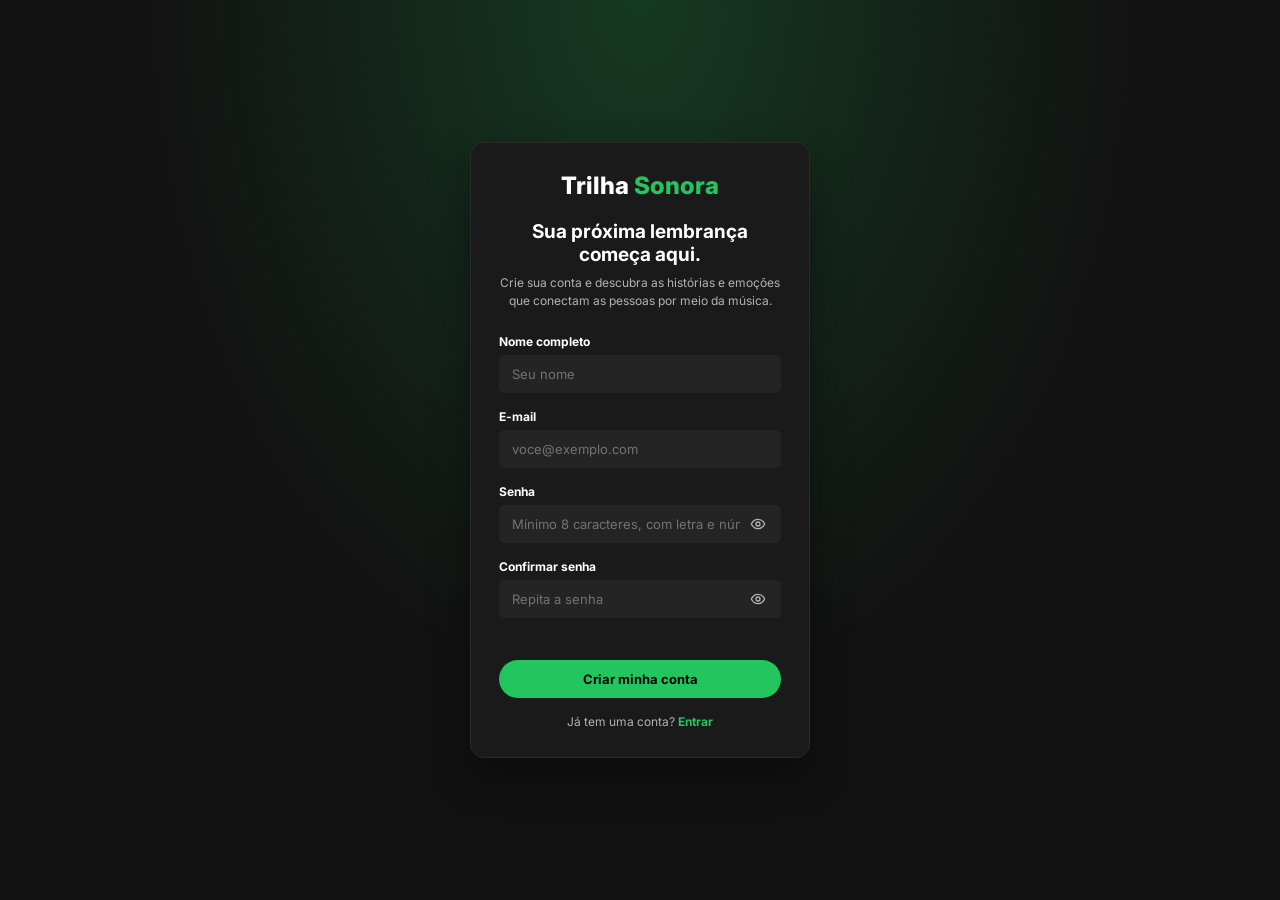
<file: public/cadastro.html>
<!DOCTYPE html>
<html lang="pt-BR">

<head>
    <meta charset="UTF-8">
    <meta name="viewport" content="width=device-width, initial-scale=1.0">
    <title>Criar conta - Trilha Sonora</title>

    <link href="https://fonts.googleapis.com/css2?family=Inter:wght@400;500;600;700;800&display=swap" rel="stylesheet">

    <style>
        * {
            box-sizing: border-box;
            margin: 0;
            padding: 0;
        }

        body {
            font-family: 'Inter', Arial, sans-serif;
            color: #fff;
            min-height: 100vh;
            display: flex;
            align-items: center;
            justify-content: center;
            padding: 24px;
            background: radial-gradient(ellipse at top, rgba(34, 197, 94, 0.22), transparent 55%), #121212;
        }

        .card {
            width: 100%;
            max-width: 340px;
            background: #1a1a1a;
            border: 1px solid #2a2a2a;
            border-radius: 14px;
            padding: 28px;
            box-shadow: 0 20px 40px rgba(0, 0, 0, 0.4);
        }

        .logo {
            display: block;
            text-align: center;
            font-size: 24px;
            font-weight: 800;
            color: #fff;
            text-decoration: none;
            margin-bottom: 20px;
        }

        .logo span {
            color: #22c55e;
        }

        h1 {
            font-size: 19px;
            text-align: center;
            margin-bottom: 8px;
        }

        .sub {
            font-size: 12px;
            color: #b3b3b3;
            text-align: center;
            line-height: 1.5;
            margin-bottom: 24px;
        }

        label {
            display: block;
            font-size: 12px;
            font-weight: 700;
            margin-bottom: 6px;
        }

        .campo {
            position: relative;
            margin-bottom: 16px;
        }

        input[type="text"],
        input[type="password"] {
            width: 100%;
            height: 38px;
            background: #242424;
            border: 1px solid transparent;
            border-radius: 6px;
            padding: 0 40px 0 12px;
            color: #fff;
            font-family: inherit;
            font-size: 13px;
            outline: none;
        }

        input::placeholder {
            color: #737373;
        }

        input:focus {
            border-color: #22c55e;
        }

        .olho {
            position: absolute;
            right: 8px;
            top: 4px;
            width: 30px;
            height: 30px;
            background: none;
            border: none;
            cursor: pointer;
            color: #b3b3b3;
            display: flex;
            align-items: center;
            justify-content: center;
        }

        a {
            color: #22c55e;
            font-weight: 700;
            text-decoration: none;
        }

        a:hover {
            text-decoration: underline;
        }

        .btn {
            width: 100%;
            height: 38px;
            background: #22c55e;
            color: #000;
            border: none;
            border-radius: 999px;
            font-family: inherit;
            font-size: 13px;
            font-weight: 700;
            cursor: pointer;
        }

        .btn:hover {
            background: #4ade80;
        }

        #div_msg {
            font-size: 12px;
            text-align: center;
            min-height: 16px;
            margin-bottom: 10px;
        }

        .rodape {
            font-size: 12px;
            color: #b3b3b3;
            text-align: center;
            margin-top: 16px;
        }
    </style>
</head>

<body>

    <div class="card">
        <a href="index.html" class="logo">Trilha <span>Sonora</span></a>

        <h1>Sua próxima lembrança começa aqui.</h1>
        <p class="sub">Crie sua conta e descubra as histórias e emoções que conectam as pessoas por meio da música.</p>

        <label for="ipt_nome">Nome completo</label>
        <div class="campo">
            <input type="text" id="ipt_nome" placeholder="Seu nome">
        </div>

        <label for="ipt_email">E-mail</label>
        <div class="campo">
            <input type="text" id="ipt_email" placeholder="voce@exemplo.com">
        </div>

        <label for="ipt_senha">Senha</label>
        <div class="campo">
            <input type="password" id="ipt_senha" placeholder="Mínimo 8 caracteres, com letra e número">
            <button type="button" class="olho" onclick="verSenha()" aria-label="Mostrar senha">
                <svg width="16" height="16" viewBox="0 0 24 24" fill="none" stroke="currentColor" stroke-width="2" stroke-linecap="round" stroke-linejoin="round">
                    <path d="M2 12s3.5-7 10-7 10 7 10 7-3.5 7-10 7-10-7-10-7z" />
                    <circle cx="12" cy="12" r="3" />
                </svg>
            </button>
        </div>

        <label for="ipt_confirmar">Confirmar senha</label>
        <div class="campo">
            <input type="password" id="ipt_confirmar" placeholder="Repita a senha">
            <button type="button" class="olho" onclick="verConfirmar()" aria-label="Mostrar senha">
                <svg width="16" height="16" viewBox="0 0 24 24" fill="none" stroke="currentColor" stroke-width="2" stroke-linecap="round" stroke-linejoin="round">
                    <path d="M2 12s3.5-7 10-7 10 7 10 7-3.5 7-10 7-10-7-10-7z" />
                    <circle cx="12" cy="12" r="3" />
                </svg>
            </button>
        </div>

        <div id="div_msg"></div>

        <button class="btn" onclick="cadastrar()">Criar minha conta</button>

        <p class="rodape">Já tem uma conta? <a href="login.html">Entrar</a></p>
    </div>

</body>

<script>
    // mostra ou esconde a senha
    function verSenha() {
        if (ipt_senha.type === 'password') {
            ipt_senha.type = 'text';
        } else {
            ipt_senha.type = 'password';
        }
    }

    // mostra ou esconde a confirmação da senha
    function verConfirmar() {
        if (ipt_confirmar.type === 'password') {
            ipt_confirmar.type = 'text';
        } else {
            ipt_confirmar.type = 'password';
        }
    }

    function cadastrar() {
        let nome = ipt_nome.value;
        let email = ipt_email.value;
        let senha = ipt_senha.value;
        let confirmar = ipt_confirmar.value;

        // confere se a senha tem pelo menos uma letra e um número
        let temLetra = false;
        let temNumero = false;

        for (let i = 0; i < senha.length; i++) {
            let caractere = senha[i];

            if (caractere >= '0' && caractere <= '9') {
                temNumero = true;
            } else if ((caractere >= 'a' && caractere <= 'z') || (caractere >= 'A' && caractere <= 'Z')) {
                temLetra = true;
            }
        }

        div_msg.style.color = '#f87171';

        if (nome === '' || email === '' || senha === '' || confirmar === '') {
            div_msg.innerHTML = 'Preencha todos os campos.';
        } else if (email.indexOf('@') === -1 || email.indexOf('.') === -1) {
            div_msg.innerHTML = 'Digite um e-mail válido.';
        } else if (senha.length < 8) {
            div_msg.innerHTML = 'A senha precisa ter no mínimo 8 caracteres.';
        } else if (temLetra === false || temNumero === false) {
            div_msg.innerHTML = 'A senha precisa ter pelo menos uma letra e um número.';
        } else if (senha !== confirmar) {
            div_msg.innerHTML = 'As senhas não são iguais.';
        } else {
            div_msg.style.color = '#22c55e';
            div_msg.innerHTML = 'Criando sua conta...';

            // envia os dados para a API (rota /usuarios/cadastrar)
            fetch('/usuarios/cadastrar', {
                method: 'POST',
                headers: { 'Content-Type': 'application/json' },
                body: JSON.stringify({
                    nomeServer: nome,
                    emailServer: email,
                    senhaServer: senha
                })
            }).then(function (resposta) {
                if (resposta.ok) {
                    div_msg.style.color = '#22c55e';
                    div_msg.innerHTML = 'Conta criada! Indo para o login...';

                    setTimeout(function () {
                        window.location.href = 'login.html';
                    }, 1500);
                } else {
                    resposta.text().then(function (texto) {
                        div_msg.style.color = '#f87171';
                        div_msg.innerHTML = texto;
                    });
                }
            }).catch(function () {
                div_msg.style.color = '#f87171';
                div_msg.innerHTML = 'Não foi possível conectar ao servidor.';
            });
        }
    }
</script>

</html>
</file>
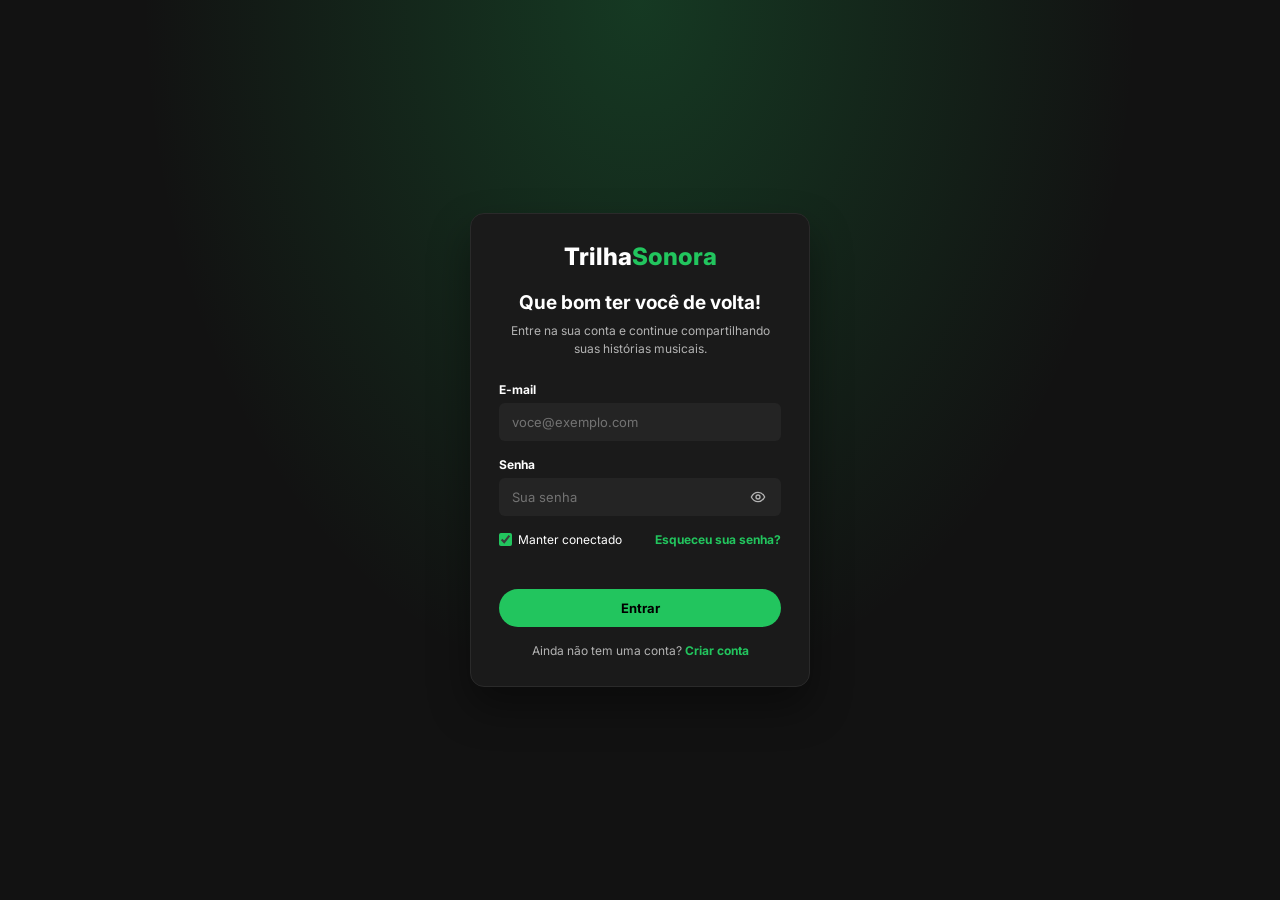
<file: public/login.html>
<!DOCTYPE html>
<html lang="pt-BR">

<head>
    <meta charset="UTF-8">
    <meta name="viewport" content="width=device-width, initial-scale=1.0">
    <title>Entrar - Trilha Sonora</title>

    <link href="https://fonts.googleapis.com/css2?family=Inter:wght@400;500;600;700;800&display=swap" rel="stylesheet">

    <style>
        * {
            box-sizing: border-box;
            margin: 0;
            padding: 0;
        }

        body {
            font-family: 'Inter', Arial, sans-serif;
            color: #fff;
            min-height: 100vh;
            display: flex;
            align-items: center;
            justify-content: center;
            padding: 24px;
            background: radial-gradient(ellipse at top, rgba(34, 197, 94, 0.22), transparent 55%), #121212;
        }

        .card {
            width: 100%;
            max-width: 340px;
            background: #1a1a1a;
            border: 1px solid #2a2a2a;
            border-radius: 14px;
            padding: 28px;
            box-shadow: 0 20px 40px rgba(0, 0, 0, 0.4);
        }

        .logo {
            display: block;
            text-align: center;
            font-size: 24px;
            font-weight: 800;
            color: #fff;
            text-decoration: none;
            margin-bottom: 20px;
        }

        .logo span {
            color: #22c55e;
        }

        h1 {
            font-size: 19px;
            text-align: center;
            margin-bottom: 8px;
        }

        .sub {
            font-size: 12px;
            color: #b3b3b3;
            text-align: center;
            line-height: 1.5;
            margin-bottom: 24px;
        }

        label {
            display: block;
            font-size: 12px;
            font-weight: 700;
            margin-bottom: 6px;
        }

        .campo {
            position: relative;
            margin-bottom: 16px;
        }

        input[type="text"],
        input[type="password"] {
            width: 100%;
            height: 38px;
            background: #242424;
            border: 1px solid transparent;
            border-radius: 6px;
            padding: 0 40px 0 12px;
            color: #fff;
            font-family: inherit;
            font-size: 13px;
            outline: none;
        }

        input::placeholder {
            color: #737373;
        }

        input:focus {
            border-color: #22c55e;
        }

        .olho {
            position: absolute;
            right: 8px;
            top: 4px;
            width: 30px;
            height: 30px;
            background: none;
            border: none;
            cursor: pointer;
            color: #b3b3b3;
            display: flex;
            align-items: center;
            justify-content: center;
        }

        .linha {
            display: flex;
            justify-content: space-between;
            align-items: center;
            font-size: 12px;
            margin-bottom: 16px;
        }

        .linha label {
            display: flex;
            align-items: center;
            gap: 6px;
            font-weight: 400;
            margin: 0;
            cursor: pointer;
        }

        .linha input {
            accent-color: #22c55e;
        }

        a {
            color: #22c55e;
            font-weight: 700;
            text-decoration: none;
        }

        a:hover {
            text-decoration: underline;
        }

        .btn {
            width: 100%;
            height: 38px;
            background: #22c55e;
            color: #000;
            border: none;
            border-radius: 999px;
            font-family: inherit;
            font-size: 13px;
            font-weight: 700;
            cursor: pointer;
        }

        .btn:hover {
            background: #4ade80;
        }

        #div_msg {
            font-size: 12px;
            text-align: center;
            min-height: 16px;
            margin-bottom: 10px;
        }

        .rodape {
            font-size: 12px;
            color: #b3b3b3;
            text-align: center;
            margin-top: 16px;
        }
    </style>
</head>

<body>

    <div class="card">
        <a href="index.html" class="logo">Trilha<span>Sonora</span></a>

        <h1>Que bom ter você de volta!</h1>
        <p class="sub">Entre na sua conta e continue compartilhando suas histórias musicais.</p>

        <label for="ipt_email">E-mail</label>
        <div class="campo">
            <input type="text" id="ipt_email" placeholder="voce@exemplo.com">
        </div>

        <label for="ipt_senha">Senha</label>
        <div class="campo">
            <input type="password" id="ipt_senha" placeholder="Sua senha">
            <button type="button" class="olho" onclick="verSenha()" aria-label="Mostrar senha">
                <svg width="16" height="16" viewBox="0 0 24 24" fill="none" stroke="currentColor" stroke-width="2" stroke-linecap="round" stroke-linejoin="round">
                    <path d="M2 12s3.5-7 10-7 10 7 10 7-3.5 7-10 7-10-7-10-7z" />
                    <circle cx="12" cy="12" r="3" />
                </svg>
            </button>
        </div>

        <div class="linha">
            <label><input type="checkbox" id="chk_manter" checked> Manter conectado</label>
            <a href="#">Esqueceu sua senha?</a>
        </div>

        <div id="div_msg"></div>

        <button class="btn" onclick="entrar()">Entrar</button>

        <p class="rodape">Ainda não tem uma conta? <a href="cadastro.html">Criar conta</a></p>
    </div>

</body>

<script>
    // mostra ou esconde a senha
    function verSenha() {
        if (ipt_senha.type === 'password') {
            ipt_senha.type = 'text';
        } else {
            ipt_senha.type = 'password';
        }
    }

    function entrar() {
        let email = ipt_email.value;
        let senha = ipt_senha.value;

        div_msg.style.color = '#f87171';

        if (email === '' || senha === '') {
            div_msg.innerHTML = 'Preencha o e-mail e a senha.';
        } else if (email.indexOf('@') === -1 || email.indexOf('.') === -1) {
            div_msg.innerHTML = 'Digite um e-mail válido.';
        } else {
            div_msg.style.color = '#22c55e';
            div_msg.innerHTML = 'Entrando...';

            // envia e-mail e senha para a API (rota /usuarios/autenticar)
            fetch('/usuarios/autenticar', {
                method: 'POST',
                headers: { 'Content-Type': 'application/json' },
                body: JSON.stringify({
                    emailServer: email,
                    senhaServer: senha
                })
            }).then(function (resposta) {
                if (resposta.ok) {
                    resposta.json().then(function (json) {
                        sessionStorage.ID_USUARIO = json.id;
                        sessionStorage.NOME_USUARIO = json.nome;
                        sessionStorage.EMAIL_USUARIO = json.email;

                        setTimeout(function () {
                            window.location.href = 'index.html';
                        }, 1000);
                    });
                } else {
                    resposta.text().then(function (texto) {
                        div_msg.style.color = '#f87171';
                        div_msg.innerHTML = texto;
                    });
                }
            }).catch(function () {
                div_msg.style.color = '#f87171';
                div_msg.innerHTML = 'Não foi possível conectar ao servidor.';
            });
        }
    }
</script>

</html>
</file>
